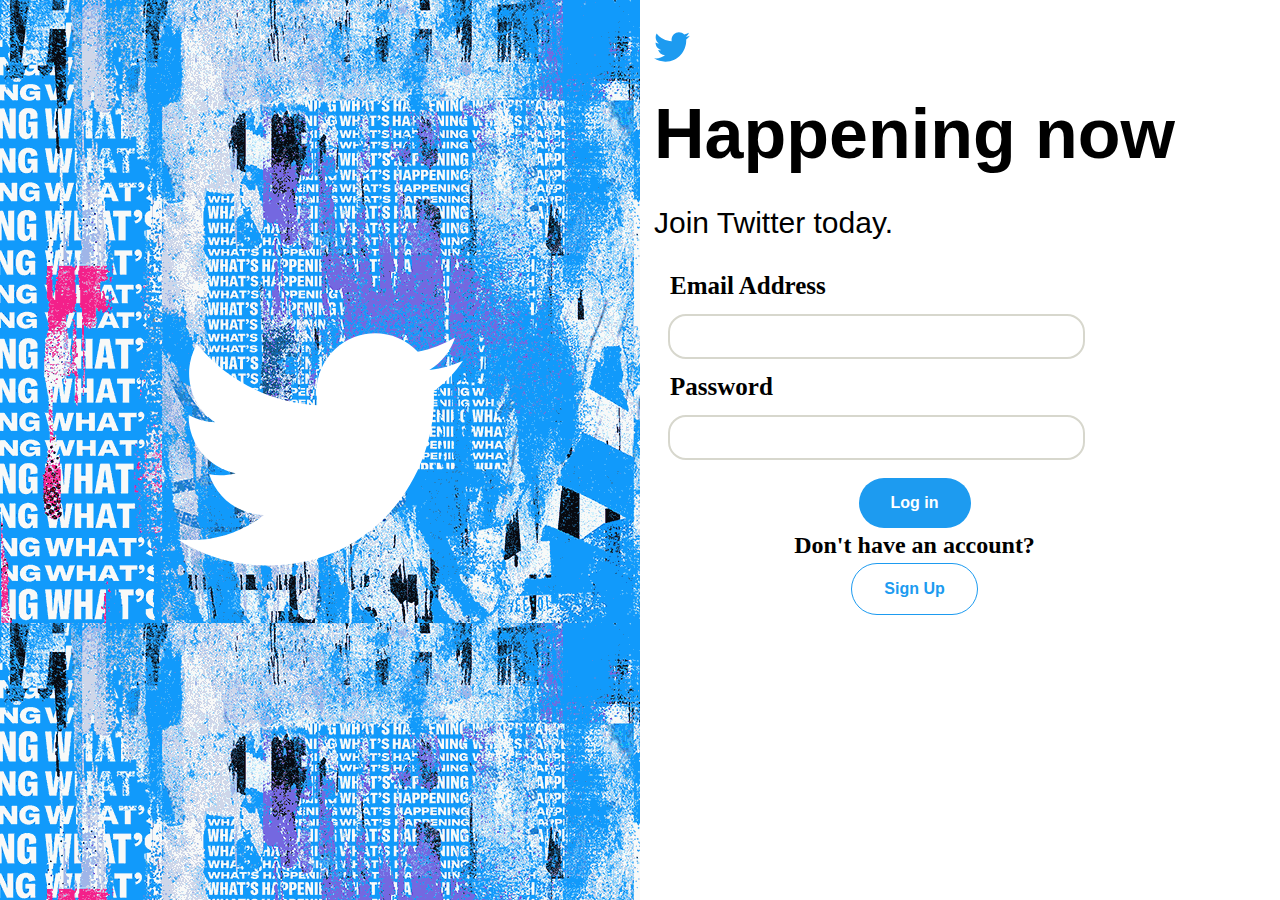
<file: frontend/index.html>
<!DOCTYPE html>
<html lang="en">
  <head>
    <meta charset="UTF-8" />
    <meta http-equiv="X-UA-Compatible" content="IE=edge" />
    <meta name="viewport" content="width=device-width, initial-scale=1.0" />
    <link rel="stylesheet" href="css/styles.css" />
    <title>Twitter</title>
  </head>
  <body class="flex">
    <div class="images flex">
      <svg
        xmlns="http://www.w3.org/2000/svg"
        xml:space="preserve"
        viewBox="0 0 248 204"
        class="big-logo"
      >
        <path
          fill="#ffffff"
          d="M221.95 51.29c.15 2.17.15 4.34.15 6.53 0 66.73-50.8 143.69-143.69 143.69v-.04c-27.44.04-54.31-7.82-77.41-22.64 3.99.48 8 .72 12.02.73 22.74.02 44.83-7.61 62.72-21.66-21.61-.41-40.56-14.5-47.18-35.07 7.57 1.46 15.37 1.16 22.8-.87-23.56-4.76-40.51-25.46-40.51-49.5v-.64c7.02 3.91 14.88 6.08 22.92 6.32C11.58 63.31 4.74 33.79 18.14 10.71c25.64 31.55 63.47 50.73 104.08 52.76-4.07-17.54 1.49-35.92 14.61-48.25 20.34-19.12 52.33-18.14 71.45 2.19 11.31-2.23 22.15-6.38 32.07-12.26-3.77 11.69-11.66 21.62-22.2 27.93 10.01-1.18 19.79-3.86 29-7.95-6.78 10.16-15.32 19.01-25.2 26.16z"
        />
      </svg>
    </div>
    <!-- first page  -->
    <div class="flex flex-column log-in-section">
      <img src="./Images/Twitter-logo.svg" class="small-logo" alt="logo" />
      <h1 class="header header-login">Happening now</h1>
      <p class="parag">Join Twitter today.</p>
      <form class="log-in flex flex-column">
        <h3 class="hidden" id="error-messages"></h3>
        <label>Email Address </label>
        <input
          name="email"
          class="input-login"
          type="email"
          id="email-login"
          required
        />
        <label>Password </label>
        <input
          name="password"
          class="input-login"
          type="password"
          id="password-login"
          required
        />
        <button type="submit" class="btn" id="login">Log in</button>
        <h2 class="btn-header">Don't have an account?</h2>
        <button type="button" class="btn btn-white click-me" id="signup">
          Sign Up
        </button>
      </form>
    </div>
    <div class="popup" id="popup">
      <!-- start of sign up page  -->
      <img
        src="./Images/close.png"
        class="close-icon"
        id="closePop"
        alt="icon"
      />
      <div class="sign-up">
        <div class="flex flex-column">
          <div class="flex signup-head">
            <img
              src="./Images/Twitter-logo.svg"
              class="small-logo"
              alt="logo"
            />
            <h1 class="header header-second-page">Create your account</h1>
            <img
              src="./Images/Twitter-logo.svg"
              class="small-logo"
              alt="logo"
            />
          </div>
          <input type="text" class="input-signup" placeholder="Name" />
          <input
            type="email"
            class="input-signup"
            placeholder="Email"
            name="email"
            id="email"
          />
          <input
            type="password"
            class="input-signup"
            name="password"
            id="password"
            placeholder="Password"
          />
        </div>
        <div class="flex flex-column date-padding">
          <h6 class="header header-date">Date of birth</h6>
          <p class="parag-date">
            This will not be shown publicly. Confirm your own age, even if this
            account is for a business, a pet, or something else.
          </p>
          <input type="date" class="input-signup date" name="date" id="date" />
        </div>
        <button class="btn btn-white click-me" id="next-btn">Next</button>
      </div>
      <!-- End of signup page -->
    </div>
    <!-- End of first page -->
    <script src="javascript/scripts.js"></script>
  </body>
</html>
</file>
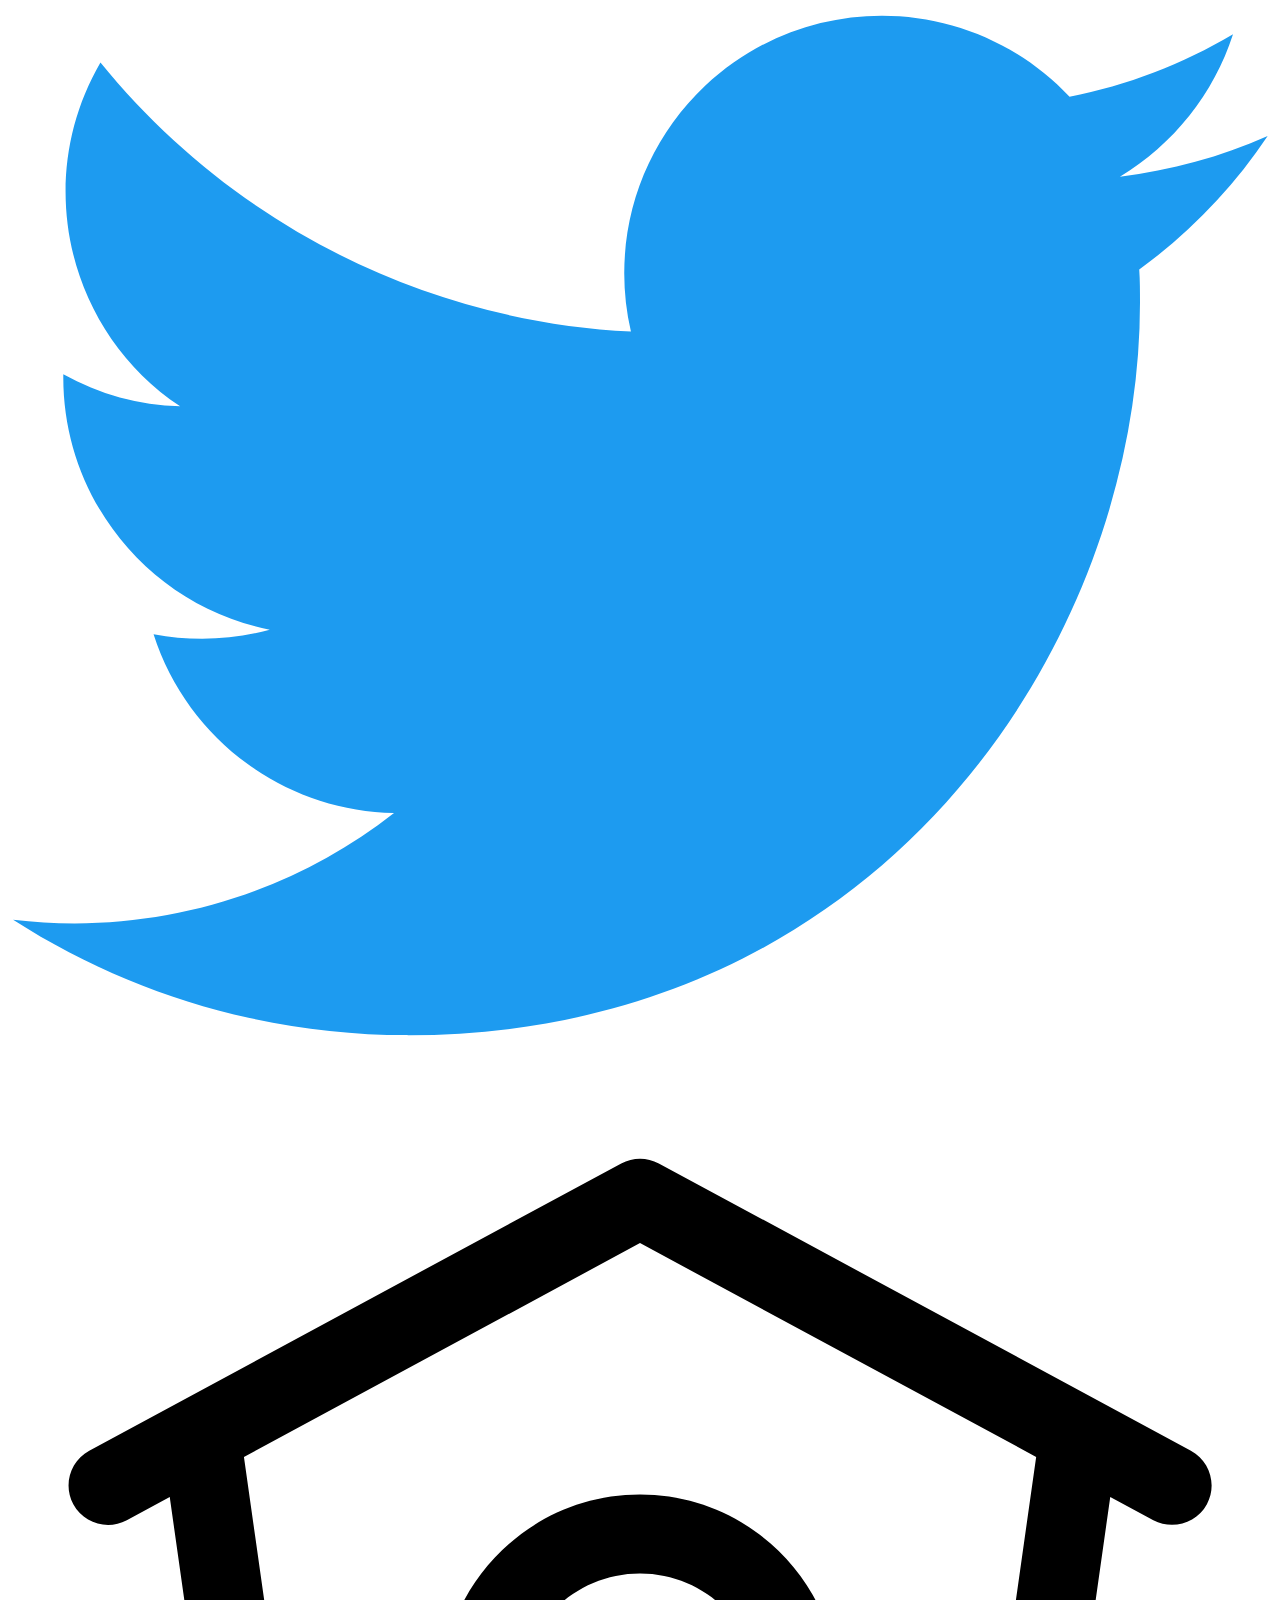
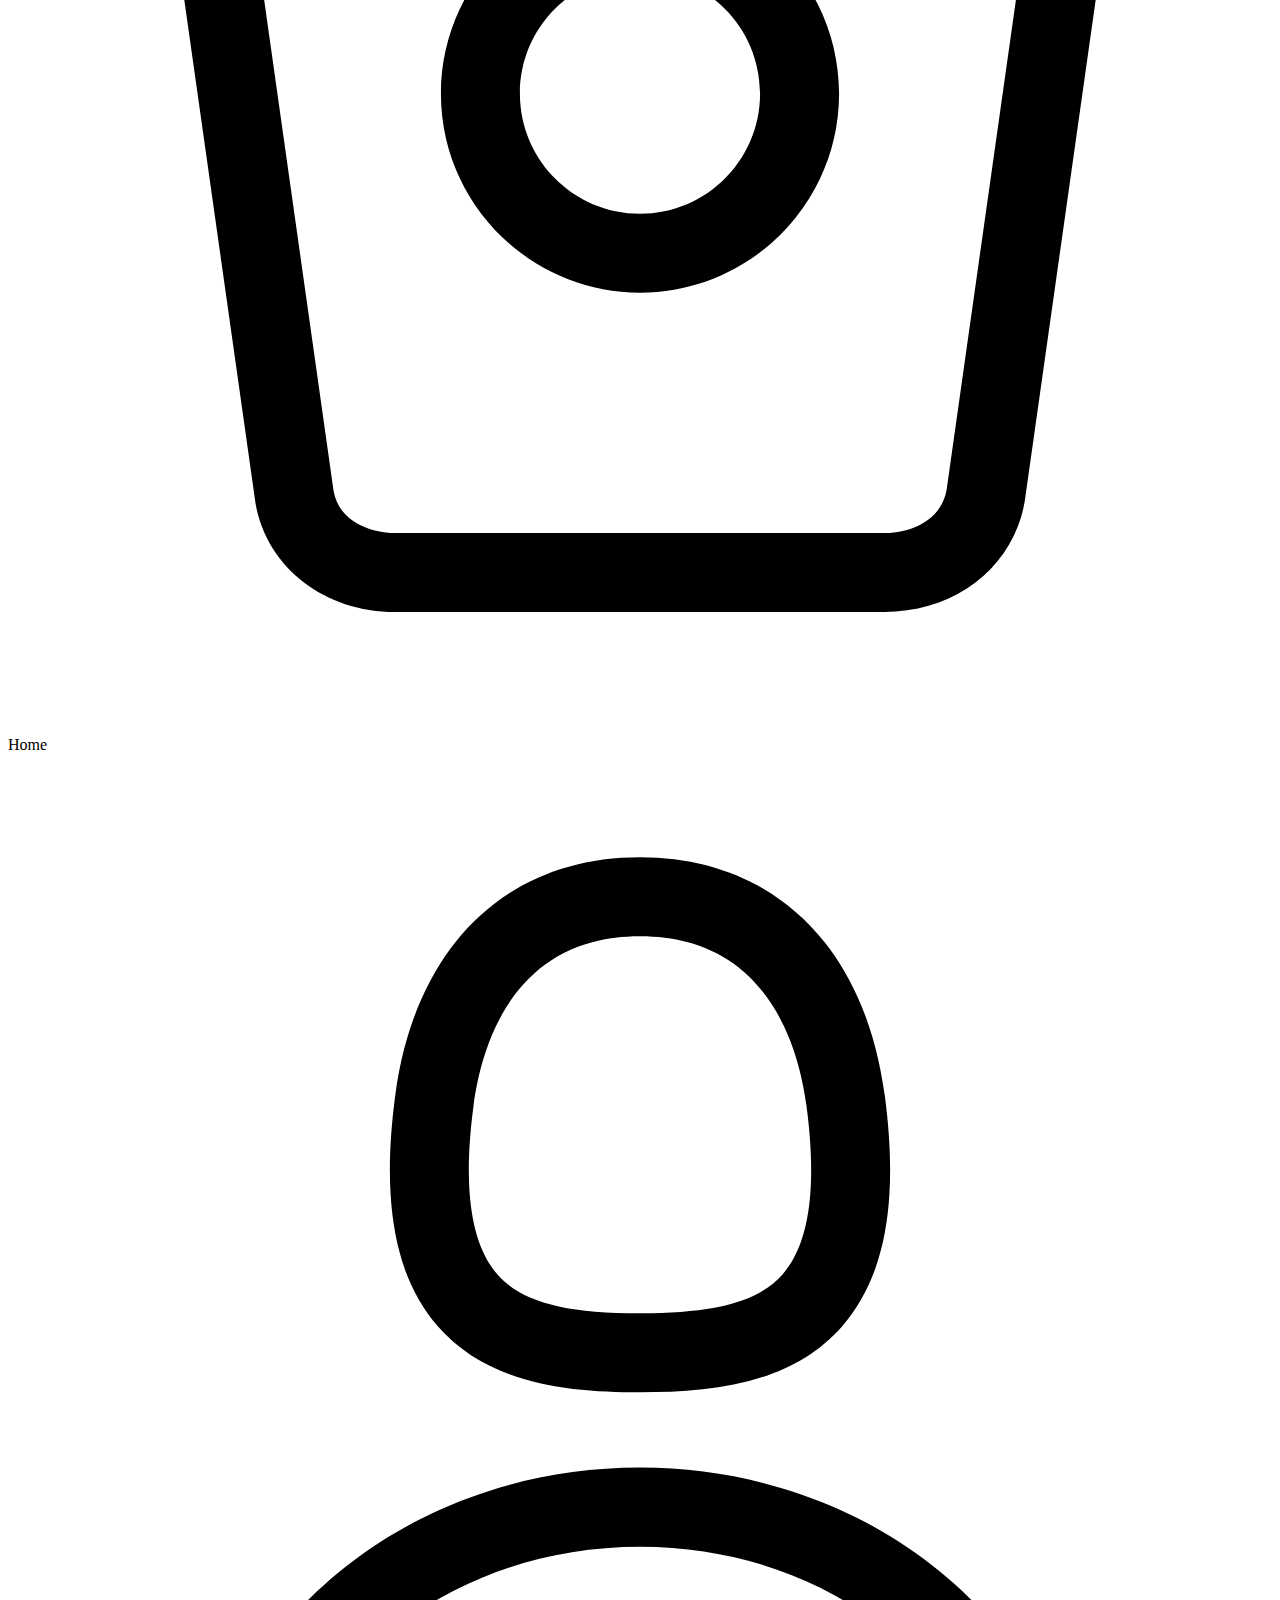
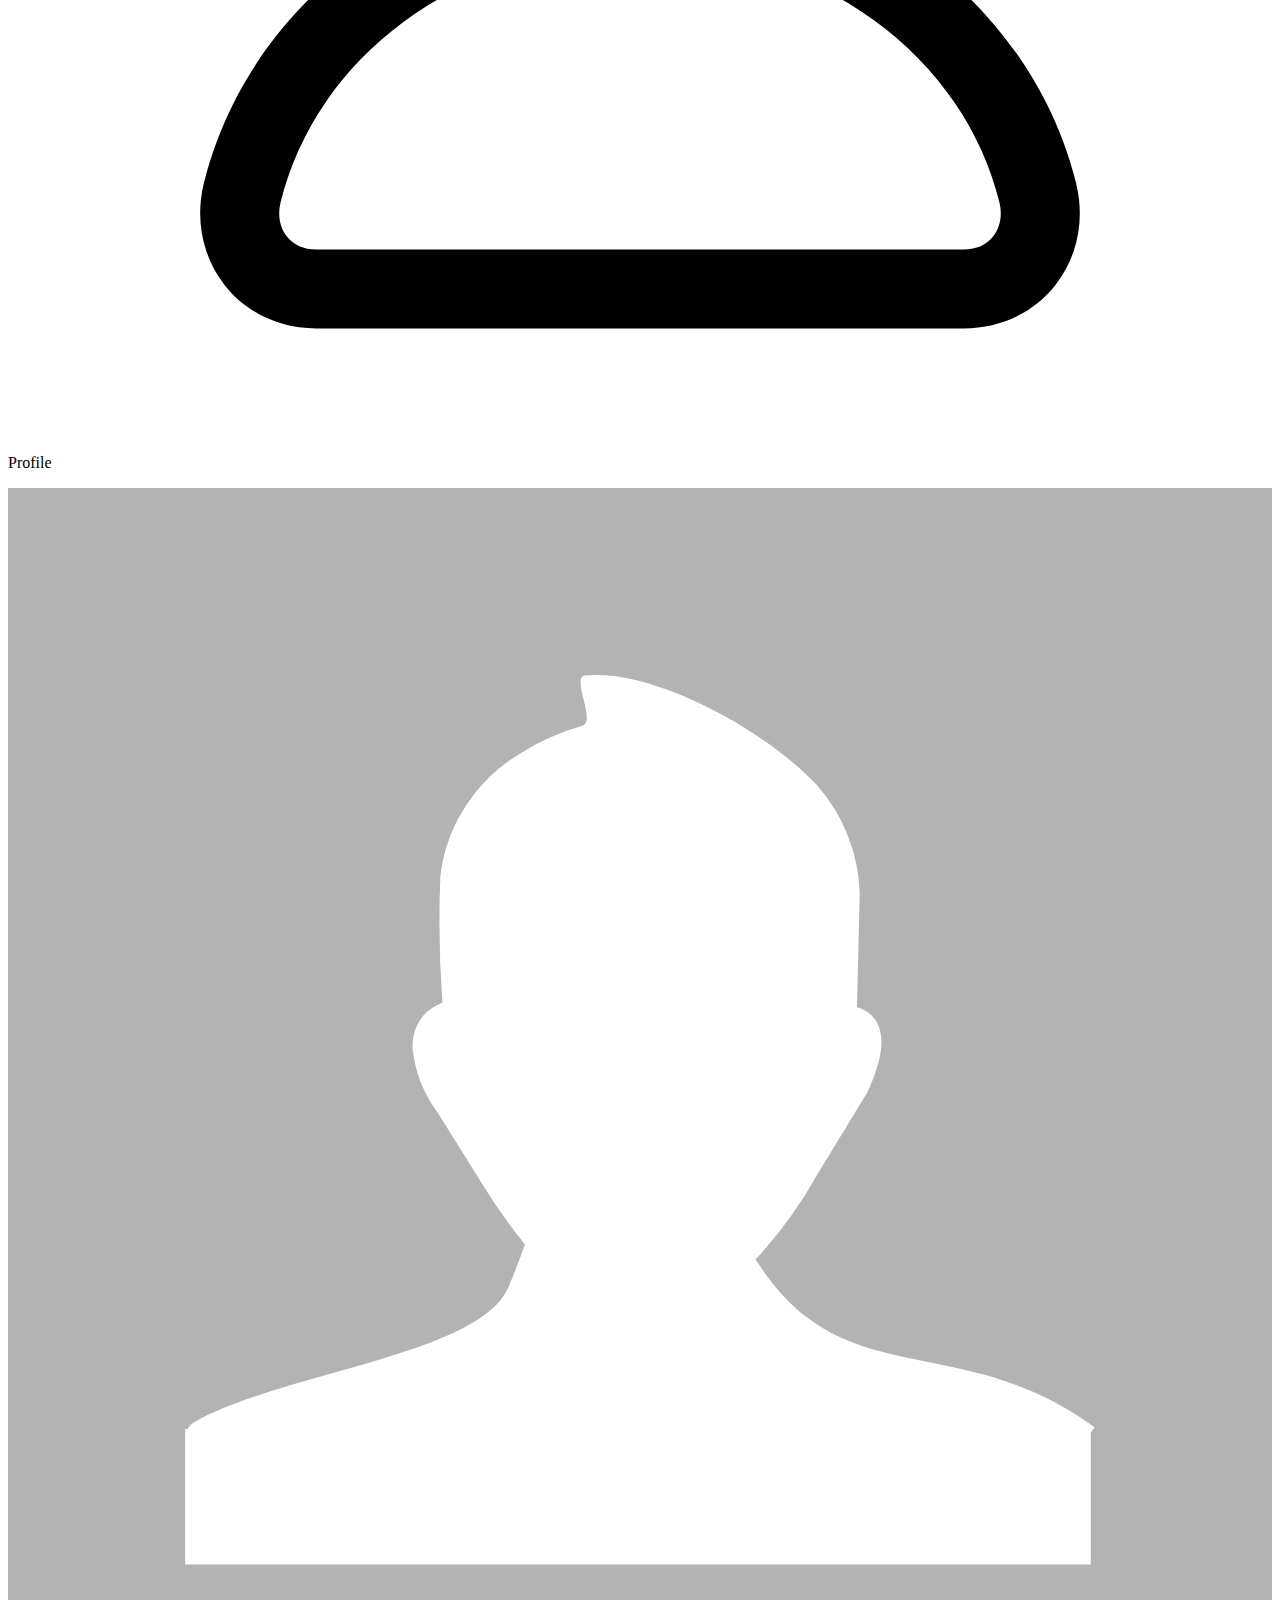
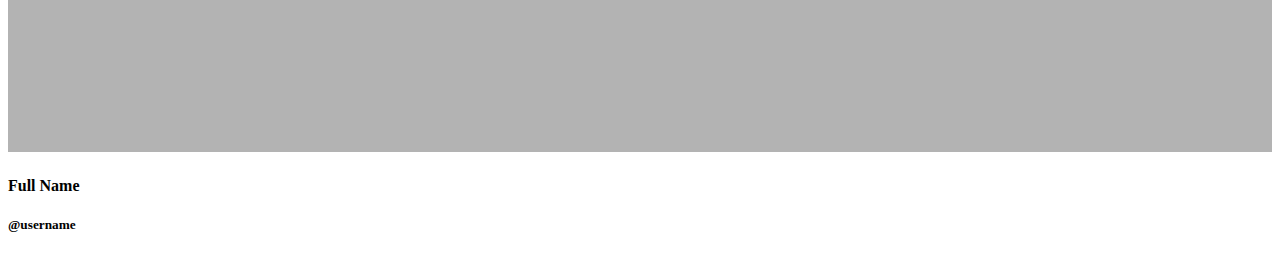
<file: feed/feed.html>
<!-- this is the feed page where posts appears -->

<!DOCTYPE html>
<html lang="en">
  <head>
    <meta charset="UTF-8" />
    <meta http-equiv="X-UA-Compatible" content="IE=edge" />
    <meta name="viewport" content="width=device-width, initial-scale=1.0" />
    <title>Feed | Twitter</title>
  </head>
  <body>
    <!-- Start Navigation Bar Section -->
    <nav class="left-section">
      <div class="nav-content">
        <img src="./images/Twitter-logo.svg" alt="" />
      </div>
      <div class="nav-content">
        <svg viewBox="0 0 24 24" aria-hidden="true">
          <g>
            <path
              d="M22.46 7.57L12.357 2.115c-.223-.12-.49-.12-.713 0L1.543 7.57c-.364.197-.5.652-.303 1.017.135.25.394.393.66.393.12 0 .243-.03.356-.09l.815-.44L4.7 19.963c.214 1.215 1.308 2.062 2.658 2.062h9.282c1.352 0 2.445-.848 2.663-2.087l1.626-11.49.818.442c.364.193.82.06 1.017-.304.196-.363.06-.818-.304-1.016zm-4.638 12.133c-.107.606-.703.822-1.18.822H7.36c-.48 0-1.075-.216-1.178-.798L4.48 7.69 12 3.628l7.522 4.06-1.7 12.015z"
            ></path>
            <path
              d="M8.22 12.184c0 2.084 1.695 3.78 3.78 3.78s3.78-1.696 3.78-3.78-1.695-3.78-3.78-3.78-3.78 1.696-3.78 3.78zm6.06 0c0 1.258-1.022 2.28-2.28 2.28s-2.28-1.022-2.28-2.28 1.022-2.28 2.28-2.28 2.28 1.022 2.28 2.28z"
            ></path>
          </g>
        </svg>
        <p>Home</p>
      </div>
      <div class="nav-content">
        <svg viewBox="0 0 24 24" aria-hidden="true">
          <g>
            <path
              d="M12 11.816c1.355 0 2.872-.15 3.84-1.256.814-.93 1.078-2.368.806-4.392-.38-2.825-2.117-4.512-4.646-4.512S7.734 3.343 7.354 6.17c-.272 2.022-.008 3.46.806 4.39.968 1.107 2.485 1.256 3.84 1.256zM8.84 6.368c.162-1.2.787-3.212 3.16-3.212s2.998 2.013 3.16 3.212c.207 1.55.057 2.627-.45 3.205-.455.52-1.266.743-2.71.743s-2.255-.223-2.71-.743c-.507-.578-.657-1.656-.45-3.205zm11.44 12.868c-.877-3.526-4.282-5.99-8.28-5.99s-7.403 2.464-8.28 5.99c-.172.692-.028 1.4.395 1.94.408.52 1.04.82 1.733.82h12.304c.693 0 1.325-.3 1.733-.82.424-.54.567-1.247.394-1.94zm-1.576 1.016c-.126.16-.316.246-.552.246H5.848c-.235 0-.426-.085-.552-.246-.137-.174-.18-.412-.12-.654.71-2.855 3.517-4.85 6.824-4.85s6.114 1.994 6.824 4.85c.06.242.017.48-.12.654z"
            ></path>
          </g>
        </svg>
        <p>Profile</p>
      </div>
      <div class="nav-content profile">
        <img src="./images/no-profile-picture-icon.svg" alt="pp" />
        <h4 class="name">Full Name</h4>
        <h5 class="username">@username</h5>
      </div>
    </nav>
    <!-- End Navigation Bar Section -->
  </body>
</html>
</file>
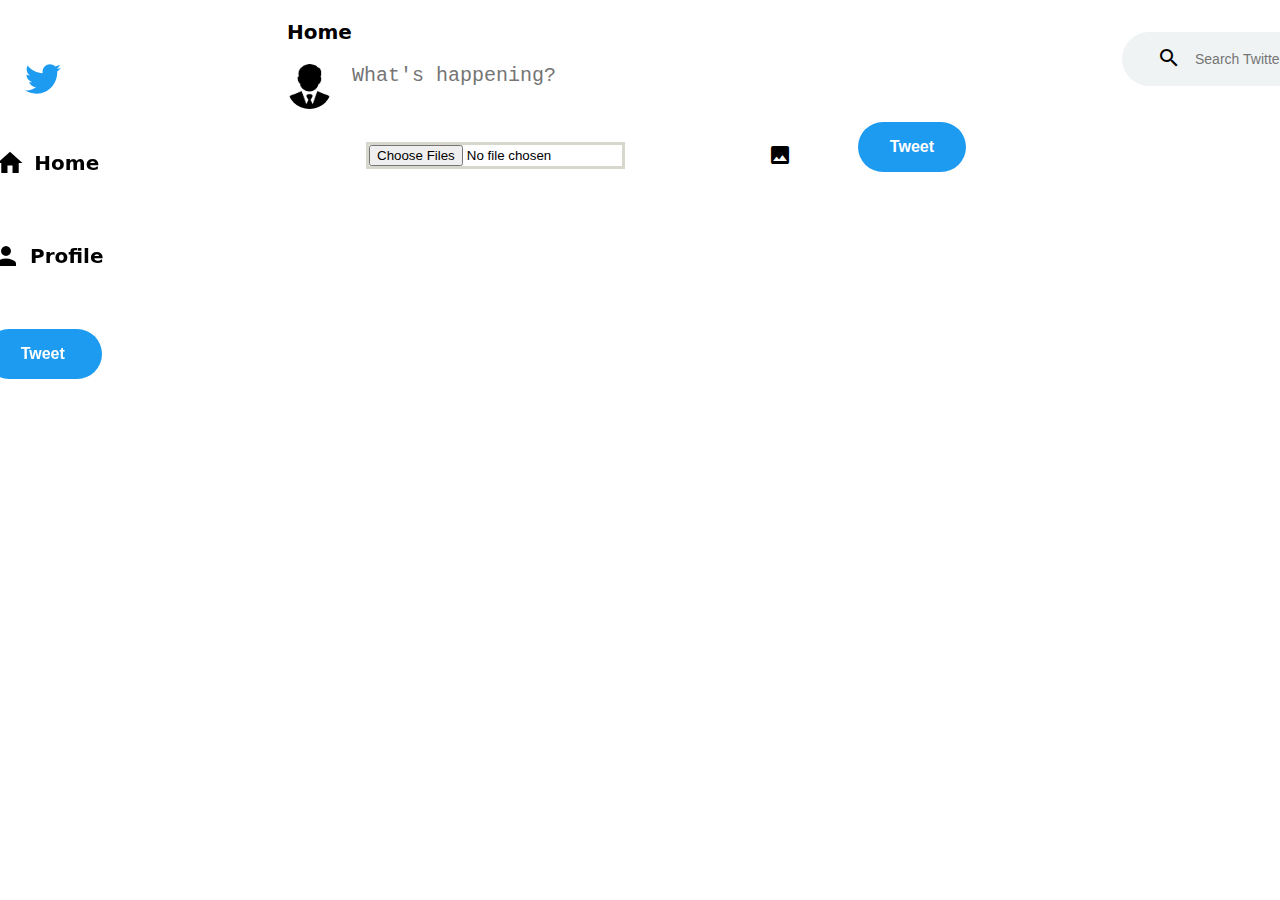
<file: frontend/feed.html>
<!DOCTYPE html>
<html lang="en">
  <head>
    <meta charset="UTF-8" />
    <meta http-equiv="X-UA-Compatible" content="IE=edge" />
    <meta name="viewport" content="width=device-width, initial-scale=1.0" />
    <link
      href="https://fonts.googleapis.com/icon?family=Material+Icons"
      rel="stylesheet"
    />
    <link rel="stylesheet" href="css/styles.css" />
    <title>Home / Twitter</title>
  </head>
  <body class="font-home flex flex-center flex-align">
    <!-- Creating the whole page that consist of 3 block columns -->
    <div class="block">
      <div class="block-container">
        <!-- left sidebar block -->
        <div class="block-left-sidebar position-fixed grid">
          <img
            src="./Images/Twitter-logo.svg"
            class="small-logo logo-center"
            alt="logo"
          />
          <div class="flex flex-row flex-center flex-align side-bar-items">
            <i class="material-icons side-bar-icons">home</i>
            <h1 class="text">Home</h1>
          </div>
          <div class="flex flex-row flex-center flex-align side-bar-items">
            <i class="material-icons side-bar-icons">person</i>
            <h1 class="text">Profile</h1>
          </div>
          <button type="button" id="send" class="btn tweet-btn-sidebar">
            Tweet
          </button>
        </div>
      </div>
      <!-- Main middle block -->
      <div class="block-main">
        <!-- Home header first block -->
        <section class="flex flex-column flex-space tweet-head">
          <div class="flex flex-row flex-space home-icon-bar">
            <h1 class="Home-header">Home</h1>
            <i class="material-icons icon-padding">flutter_dash</i>
          </div>
          <div class="flex flex-row">
            <div class="flex-align flex-center img-padding">
              <img src="./Images/person-logo.png" alt="user" class="user-img" />
            </div>
            <div class="flex-column">
              <textarea
                rows="4"
                cols="50"
                placeholder="What's happening?"
                required
                class="textarea"
                id="tweet_text"
              ></textarea>
              <div class="flex flex-align flex-center tweet-bar">
                <input
                  id="files"
                  type="file"
                  multiple="multiple"
                  accept="image/jpeg, image/png, image/jpg"
                />
                <output id="result"></output>
                <i class="material-icons home-img-icon"> image </i>
                <button type="button" class="btn tweet-btn-homebar">
                  Tweet
                </button>
              </div>
            </div>
          </div>
        </section>
        <!-- Start tweets Section -->
        <section class="flex flex-column tweets" id="tweets"></section>
        <!-- end tweets Section -->
      </div>
      <!-- Right sidebar block -->
      <div class="block-container">
        <div class="block-right-sidebar position-fixed">
          <div class="container search-bar flex flex-align">
            <button type="button" class="search-btn">
              <i class="material-icons icon-padding">search</i>
            </button>
            <input
              type="text"
              placeholder="Search Twitter"
              class="search-input"
            />
          </div>
        </div>
      </div>
    </div>
    <script src="./javascript/feed.js"></script>
  </body>
</html>
</file>
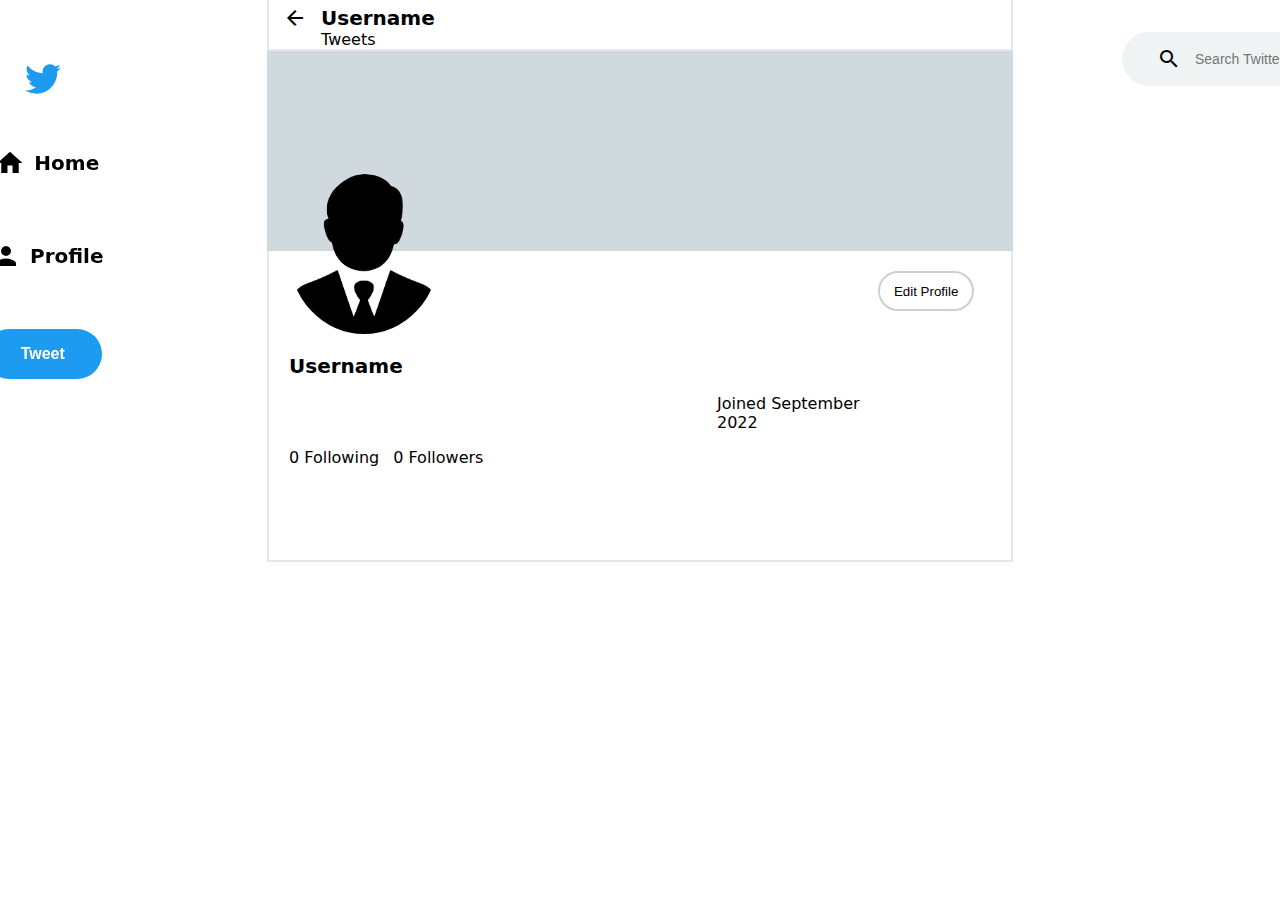
<file: frontend/profile.html>
<!DOCTYPE html>
<html lang="en">
<head>
    <meta charset="UTF-8">
    <meta http-equiv="X-UA-Compatible" content="IE=edge">
    <meta name="viewport" content="width=device-width, initial-scale=1.0">
    <link href="https://fonts.googleapis.com/icon?family=Material+Icons" rel="stylesheet">
    <link rel="stylesheet" href="css/styles.css">
    <title>Profile</title>
</head>
<body class="font-home flex flex-center flex-align">
    <!-- Creating the whole block page that consist of 3 columns -->
    <div class="block">
        <div class="block-container">
            <!-- first left side block -->
            <div class="block-left-sidebar position-fixed grid" >
             <img src="./Images/Twitter-logo.svg"  class="small-logo logo-center" alt="logo" />
             <div class="flex flex-row flex-center flex-align side-bar-items">
                <i class="material-icons side-bar-icons">home</i>
                <a href="feed.html" ><h1 class="text-h1">Home</h1></a>
             </div>
             <div class="flex flex-row flex-center flex-align side-bar-items">
                <i class=" material-icons side-bar-icons">person</i>
                <a href="profile.html"><h1 class="text-h1">Profile</h1></a>
             </div>
             <button type="button" class="btn tweet-btn-sidebar" >Tweet</button>
            </div>
        </div>
        <!-- Second main block-->
        <div class="block-main ">
           <div class="flex flex-row username-main-padding border-blocks">
                <a href="feed.html"  class="arrow-icon" ><i class="material-icons">arrow_back</i></a>
                <div class="flex flex-column">
                    <p class="username-pg" id="username-profile-header">Username</p>
                    <p>Tweets</p>
                </div>
           </div>
           <div class="bg-color-profile">
           </div>
           <div class="flex flex-row flex-space border-blocks">
                 <div class="grid gap padding-blocks">
                    <div class="bio gap">
                        <div class="image-upload">
                            <label for="file-input">
                                <img src="./Images/person-logo.png" alt="user" class="user-img big-user-profile mt-1" />
                            </label>
                            <input id="file-input" type="file" accept="image/jpeg , image/png ,image/jpg " />
                        </div>
                        <p class="username-pg mt-1" id="username-profile-header">Username</p>
                        <div class="flex flex-row flex-align mt-1">
                            <i class=" material-icons side-bar-icons calender">calendar_month</i>
                            <p> Joined September 2022 </p>
                        </div>
                        <div class="flex flex-row mt-1">
                            <p> 0 Following </p>
                            <p class="followers-padding"> 0 Followers </p>
                        </div>
                    </div>
                </div>
            <button type="button" class="edit-profile-btn click-me click-edit-btn" id="edit_profile">Edit Profile</button>
           </div>
         </div>
         <div class="popup popup-edit-profile padding-bg " id="popup">
            <div class="flex flex-column fullwidth ">
                <div class="container flex-row fullwidth center-items flex-space padding-1">
                            <img
                            src="./Images/close.png"
                            id="closePop"
                            alt="icon"
                            />   
                    <h1>Edit Profile</h1>
                    <button type="button" class="save-btn">Save</button>
                </div>
                <div class="container bg-color center-items flex-center height-bg padding-5">
                        <div class="image-upload">
                            <label for="file-input">
                                <button type="button" class="camera-btn"><i class=" material-icons side-bar-icons">photo_camera</i></button>
                            </label>
                            <input id="file-input" type="file" accept="image/jpeg , image/png ,image/jpg " />
                        </div>
                </div>
                
                <div class="grid grid-row gap-content padding-1 js-items-center">
                    <div class="image-upload">
                        <label for="file-input">
                            <img src="./Images/person-logo.png" alt="user" class="user-img  user-profile" />
                        </label>
                        <input id="file-input" type="file" accept="image/jpeg , image/png ,image/jpg " />
                    </div>
                    <input type=" text" class="name input-login" placeholder="Name">
                    <input type="text" class="bio input-login" placeholder="Bio">
                    <input type="text" class="password input-login" placeholder="Password">
                    <input type="text" class="checkpassword input-login" placeholder="Check Password">
                </div>
            </div>
         </div>
        <div class="block-container">
            <div class="block-right-sidebar position-fixed" >
               <div class="search-bar flex flex-align flex-center ">
                   <i class="material-icons icon-padding">search</i>
                   <input type="text" placeholder="Search Twitter"  class="search-input" />
               </div>
            </div>
        </div>
        <script src="javascript/profile.js"></script>
</body>
</html>
</file>
<file: frontend/css/styles.css>
/*CSS Reset */
* {
  margin: 0;
  padding: 0;
  box-sizing: border-box;
}

/* start hadi */

#result {
  display: flex;
  flex-wrap: wrap;
  gap: 10px;
  padding: 10px 0;
}

.thumbnail {
  height: 50px;
}

.hidden {
  display: none;
}

.tweet {
  border: solid 1px rgb(32, 82, 158);
}
.tweets {
  display: flex;
  flex-direction: column;
  padding: 20px;
}
.tweets div {
  border: solid 1px black;
}
.tweets > section {
  height: auto;
  display: flex;
  flex-wrap: wrap;
  flex-direction: column;
  /* background-color: red; */
  border: solid 1px rgb(32, 82, 158);
  margin: 15px 0;
}
section > p {
  margin: 20px 50px;
}
.tweets img {
  height: 100%;
  width: 33.33%;
  padding: 15px;
  border: solid 1px rgb(183, 188, 192);
}

.profile {
  display: flex;
  align-items: flex-end;
  padding: 15px;
}
.profile img {
  width: 40px;
  height: 40px;
  padding: 0;
  border-radius: 100%;
  margin-right: 15px;
}
.profile h3 {
  margin-right: 5px;
}

.tweets button {
  margin-left: 100px;
  height: 25px;
  width: 100px;
  background-color: rgb(29, 155, 240);
  font-family: TwitterChirp, -apple-system, BlinkMacSystemFont, "Segoe UI",
    Roboto, Helvetica, Arial, sans-serif;
  color: white;
  font-weight: 700;
  border: 0 solid black;
  border-radius: 30px;
  align-self: center;
}
/* End hadi */

/*Utilities */
.fullwidth {
  width: 100%;
}

.padding-1 {
  padding: 1rem;
}

.padding-5 {
  padding: 5rem;
}

.js-items-center {
  justify-items: center;
}

.flex {
  display: flex;
}

.flex-column {
  flex-direction: column;
}

.flex-row {
  flex-direction: row;
}

.flex-center {
  justify-content: center;
}

.flex-align {
  align-items: center;
}

.flex-space {
  justify-content: space-between;
}

.flex-around {
  justify-content: space-around;
}

.followers-padding {
  padding-left: 14px;
}

.grid {
  display: grid;
  gap: 45px;
}

.grid-column {
  grid-template-columns: auto auto auto;
}

.grid-profile-row {
  grid-template-rows: auto;
}

.gap {
  gap: 15px;
}

.grid-row {
  grid-template-rows: auto auto;
}

input {
  border-color: rgba(215, 215, 205);
  background: transparent;
  margin: 14px;
  border-style: solid;
}

.color {
  background-color: blue;
}

a {
  text-decoration: none;
  color: white;
}

/* first page images*/

.input-login {
  border-radius: 18px;
  height: 45px;
  width: 80%;
  padding-left: 14px;
  font-size: 20px;
}

.images {
  justify-content: center;
  align-items: center;
  background-image: url("../Images/first-page.png");
  width: 50%;
  height: 100vh;
}

.small-logo {
  height: 30px;
  align-self: flex-start;
  margin-top: 2rem;
}

.big-logo {
  width: 45%;
  height: 350px;
}

.header-login {
  font-size: 70px;
}

.header {
  font-family: TwitterChirpExtendedHeavy, Verdana, -apple-system,
    BlinkMacSystemFont, "Segoe UI", Roboto, Helvetica, Arial, sans-serif;
  margin-top: 2rem;
}

.parag {
  font-size: 30px;
  margin-top: 2rem;
  margin-bottom: 2rem;
  font-family: TwitterChirpExtendedHeavy, Verdana, -apple-system,
    BlinkMacSystemFont, "Segoe UI", Roboto, Helvetica, Arial, sans-serif;
}

/* Button */

.btn {
  background-color: rgb(29, 155, 240);
  font-family: TwitterChirp, -apple-system, BlinkMacSystemFont, "Segoe UI",
    Roboto, Helvetica, Arial, sans-serif;
  color: white;
  font-weight: 700;
  border: 0 solid black;
  border-radius: 30px;
  align-self: center;
  display: inline-block;
  font-size: 16px;
  margin: 4px 2px;
  transition-duration: 0.4s;
  cursor: pointer;
  padding: 16px 32px;
  text-align: center;
}

.btn-header {
  align-self: center;
}

.btn-white {
  background-color: white;
  text-align: center;
  color: rgb(29, 155, 240);
  border-color: rgba(215, 215, 205);
  border: 1px solid;
}

/* log in  */

.log-in {
  justify-content: space-between;
}

.log-in > label {
  font-weight: 600;
  font-size: 25px;
  align-self: flex-start;
  padding-left: 16px;
}

.log-in-section {
  padding: 0 14px;
}

/* btn sign up  */

.click-me {
  text-align: center;
  cursor: pointer;
}

#click {
  display: none;
}

.click-me:hover {
  color: #0a5878;
}

.click-edit-btn:hover {
  background-color: rgb(207, 217, 222);
}

.center-items {
  align-items: center;
}

.save-btn {
  color: white;
  background-color: black;
  width: 80px;
  height: 30px;
  border-radius: 40px;
  border-style: none;
  float: right;
}
/* Sign up page */

.popup {
  background: rgb(255, 251, 251);
  border-radius: 10px;
  position: absolute;
  top: 0;
  left: 50%;
  transform: translate(-50%, -50%) scale(0.1);
  padding: 0 30px 30px;
  visibility: hidden;
  transition: transform 0.4s, top o.4s;
  display: flex;
  justify-content: center;
  box-shadow: 20px 20px 50px 15px grey;
}

.open-popup {
  visibility: visible;
  top: 50%;
  overflow-x: hidden;
  height: 85%;
  transform: translate(-50%, -50%) scale(1);
}

.header-second-page {
  font-size: 1.5rem;
}

.header-date {
  font-size: 14px;
}

.input-signup {
  border-radius: 18px;
  padding: 1rem;
  margin: 0 !important;
  margin-top: 1rem !important;
}

.arrow-icon {
  color: black;
  padding-left: 14px;
  padding-right: 14px;
}

.sign-up {
  padding: 0 5rem;
  margin-top: 2rem;
  margin-bottom: 2rem;
}

.signup-head {
  justify-content: space-between;
}

.mt-1 {
  margin-top: 1rem;
}
.close-icon {
  align-self: flex-start;
  padding-top: 1rem;
}

.date::placeholder {
  margin: 0 5px;
}

.parag-date {
  font-family: inherit;
  font-size: 16px;
  color: rgb(29, 155, 240);
  margin-top: 1rem;
}

.date-padding {
  padding: 0.5rem;
}

.btn-next {
  align-self: center;
}

/* Home page */

.block {
  display: grid;
  grid-template-columns: 300px 900px 300px;
  margin: 0 auto;
}

.block-left-sidebar {
  padding-left: 60px;
}

.text {
  font-size: 20px;
}

.block-container {
  padding: 2rem;
}

.position-fixed {
  position: fixed;
}

.block-main {
  padding: 77px;
  padding-top: 0;
}

.border-blocks {
  border-right: 2px solid #e7e7e7;
  border-left: 2px solid #e7e7e7;
  border-bottom: 2px solid #e7e7e7;
}

.user-img {
  height: 45px;
  width: 45px;
  border-radius: 100%;
}

.image-upload > input {
  display: none;
}

.text-h1 {
  color: black;
  font-size: 20px;
}

.textarea {
  font-size: 20px;
  width: 80%;
  align-self: center;
  border-style: none;
  resize: none;
  height: 50px;
}

.logo-center {
  justify-self: center;
}

.font-home {
  font-family: system-ui, -apple-system, BlinkMacSystemFont, "Segoe UI", Roboto,
    Oxygen, Ubuntu, Cantarell, "Open Sans", "Helvetica Neue", sans-serif;
}

.img-padding {
  padding-left: 20px;
  padding-right: 20px;
}

.home-icon-bar {
  margin-bottom: 20px;
  padding-top: 20px;
}

.Home-header {
  font-size: 20px;
  font-weight: 700;
  padding-left: 20px;
}

.tweet-bar {
  justify-content: space-between;
}

.tweet-btn-homebar {
  margin-bottom: 20px;
}

/* Icons */

.side-bar-icons {
  font-size: 30px;
  margin: 9px;
}

.side-bar-items:hover {
  cursor: pointer;
  background-color: rgb(183, 188, 192);
  color: black;
  padding-right: 20px;
  border-radius: 60px;
}

.icon-padding {
  padding-left: 30px;
}

.calender {
  margin: 0;
  padding-right: 8px;
}

.center-icon {
  position: relative;
  text-align: center;
}

/* Third and last block */

.search-bar {
  background-color: rgb(239, 243, 244);
  border-radius: 60px;
  padding: 5px;
  margin-right: 10px;
}

.search-btn {
  border-style: none;
  background: none;
}

.search-input {
  border-style: none;
  font-size: 14px;
}

.block-right-sidebar {
  margin-right: 60px;
}

/* Profile page */
.username-pg {
  font-size: 20px;
  font-family: inherit;
  font-weight: 700;
}

.username-main-padding {
  padding-top: 6px;
}

.arrow-btn {
  border-style: none;
  background: none;
  padding-right: 40px;
}

.bg-color-profile {
  background-color: rgb(207, 217, 222);
  height: 200px;
}

.container {
  width: 100%;
  display: flex;
}

.user-profile {
  top: -50%;
  width: 5rem;
  height: 5rem;
  position: relative;
}

.bg-color {
  background-color: rgb(207, 217, 222);
}

.height-bg {
  height: 50%;
}

.gap-content {
  gap: 5px;
}

.bio {
  top: -30%;
  position: relative;
}

.big-user-profile {
  width: 150px;
  height: 160px;
}

.padding-blocks {
  padding-left: 20px;
}

.edit-profile-btn {
  margin-top: 20px;
  margin-right: 37px;
  background: none;
  border-radius: 50px;
  border: 2px solid #d1cece;
  width: 100px;
  height: 40px;
}

.popup-edit-profile {
  background-color: white;
  width: 500px;
  height: 560px;
  padding-top: 1rem;
}

.camera-btn {
  border-radius: 50px;
  background: none;
  color: black;
}

.padding-bg {
  padding: 0px;
}
/* Media Query */

@media only screen and (max-width: 768px) {
  .images {
    display: none;
  }
  .sign-up {
    width: 100%;
    padding: 1rem;
  }
  .input-signup {
    width: 100%;
  }

  .border-blocks {
    width: 100%;
    padding: 1rem;
  }
}
</file>
